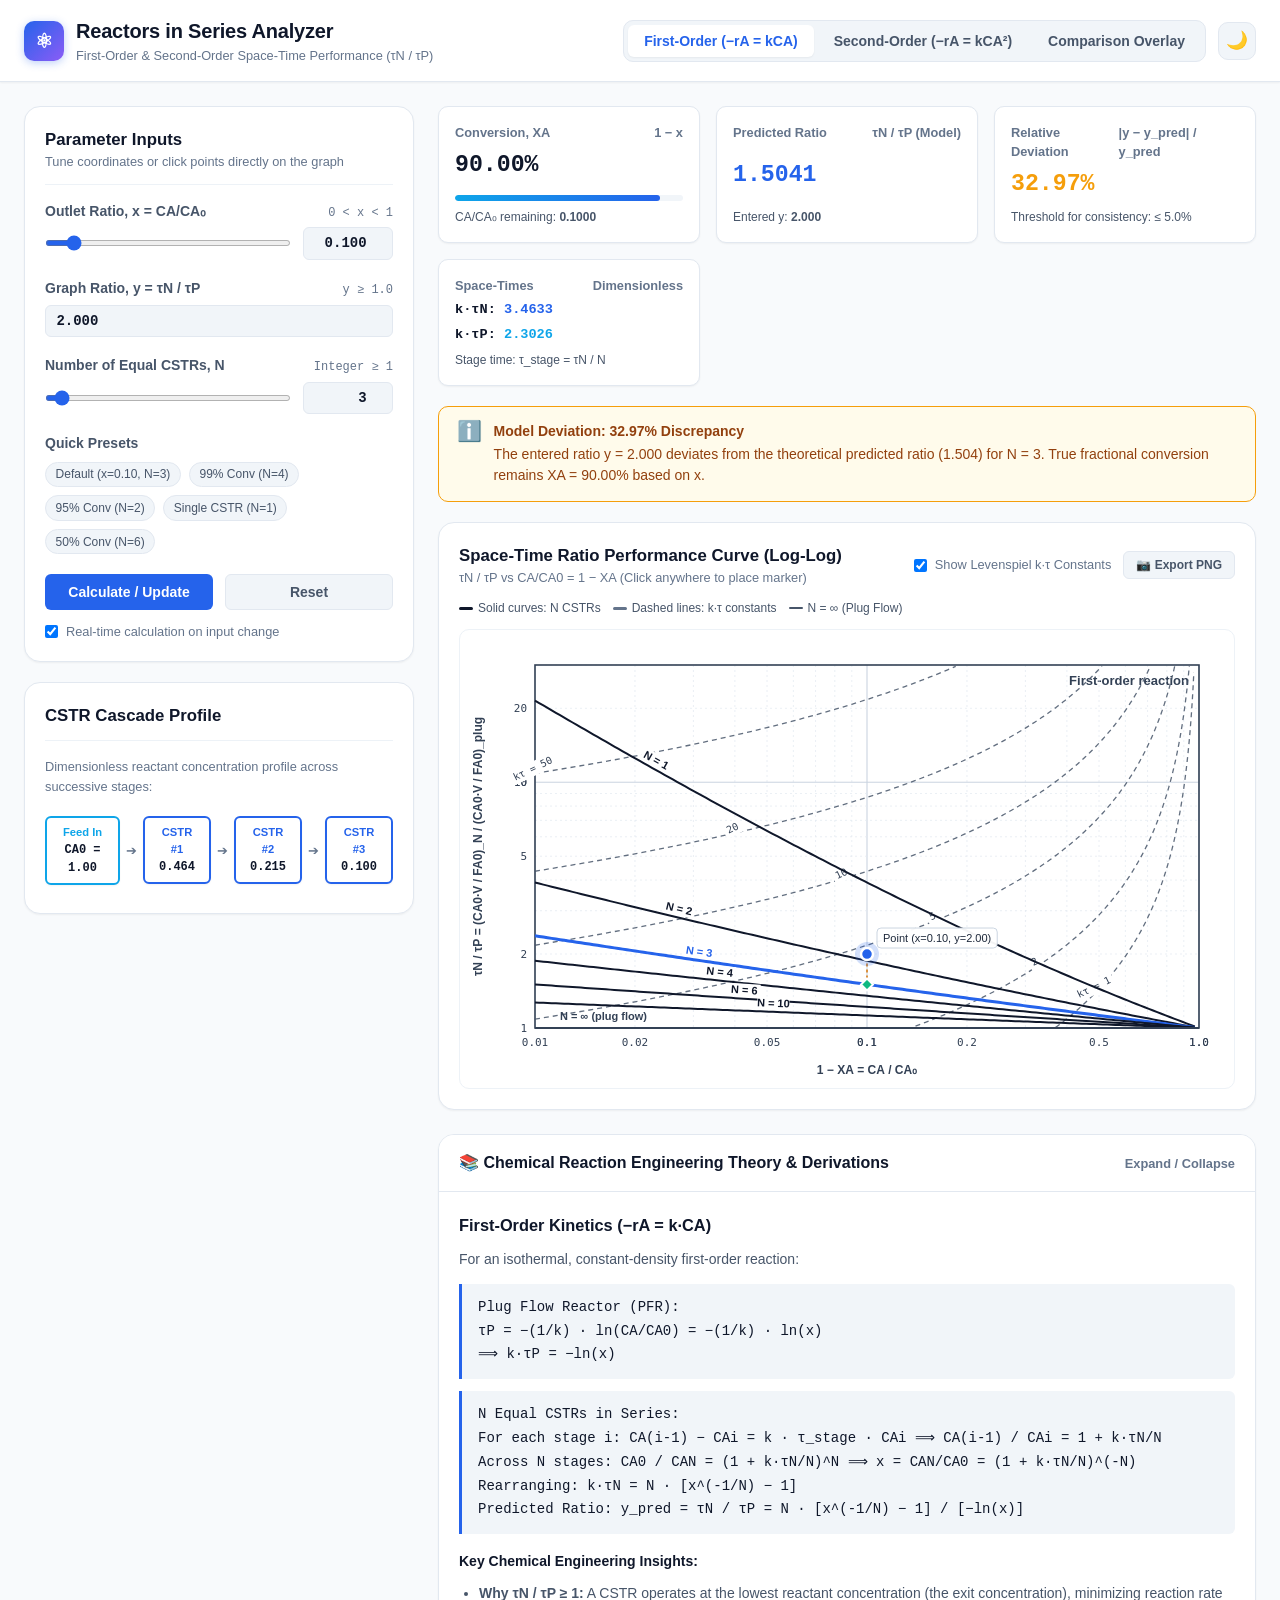
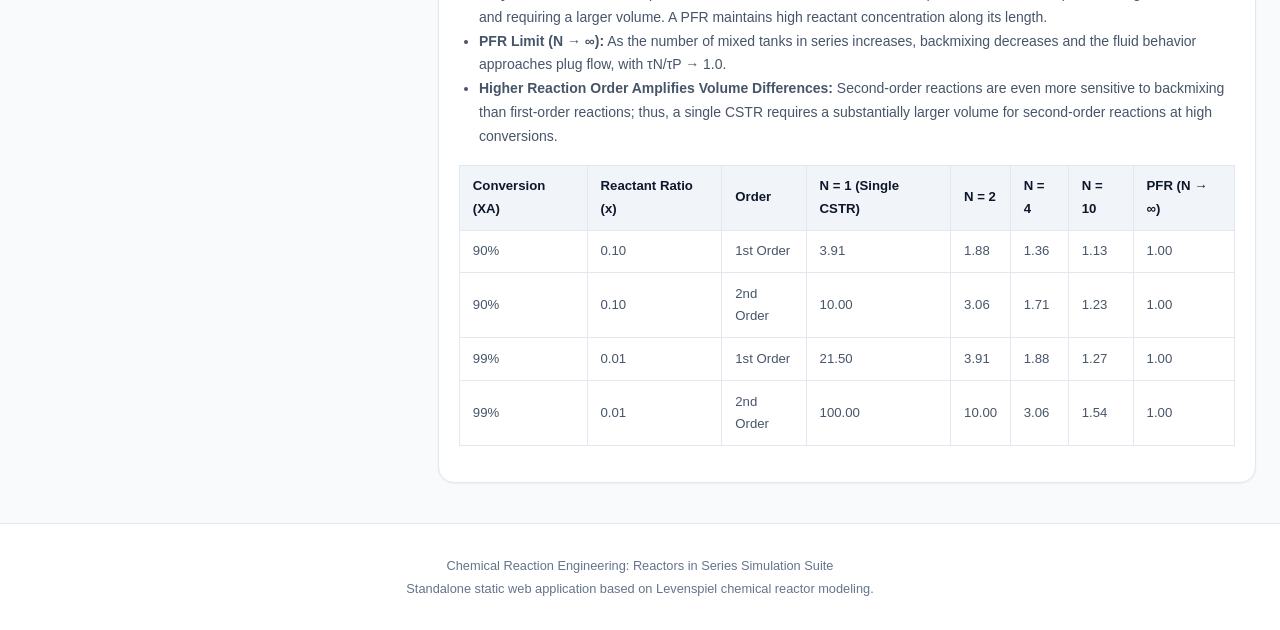
<file: index.html>
<!DOCTYPE html>
<html lang="en">
<head>
  <meta charset="UTF-8">
  <meta name="viewport" content="width=device-width, initial-scale=1.0">
  <title>Chemical Reaction Engineering: Reactors in Series Analyzer</title>
  <link rel="stylesheet" href="style.css">
</head>
<body>

  <!-- Top App Navigation & Header -->
  <header class="app-header">
    <div class="header-container">
      <div class="brand">
        <div class="brand-icon">⚛</div>
        <div>
          <h1 class="brand-title">Reactors in Series Analyzer</h1>
          <p class="brand-subtitle">First-Order & Second-Order Space-Time Performance (τN / τP)</p>
        </div>
      </div>

      <div class="header-actions">
        <!-- Kinetics Selector Tabs -->
        <div class="kinetics-tabs" role="tablist">
          <button id="tabFirst" class="tab-btn active" role="tab" aria-selected="true">
            First-Order (−rA = kCA)
          </button>
          <button id="tabSecond" class="tab-btn" role="tab" aria-selected="false">
            Second-Order (−rA = kCA²)
          </button>
          <button id="tabCompare" class="tab-btn" role="tab" aria-selected="false">
            Comparison Overlay
          </button>
        </div>

        <!-- Dark / Light Theme Toggle -->
        <button id="themeToggle" class="btn-icon" title="Toggle Dark/Light Mode" aria-label="Toggle theme">
          🌙
        </button>
      </div>
    </div>
  </header>

  <!-- Main Application Body -->
  <main class="main-layout">
    
    <!-- Left Column: Inputs & Controls -->
    <aside class="sidebar-controls">
      
      <!-- Input Controls Card -->
      <section class="card">
        <div class="card-header">
          <div>
            <h2 class="card-title">Parameter Inputs</h2>
            <p class="card-subtitle">Tune coordinates or click points directly on the graph</p>
          </div>
        </div>

        <!-- Input 1: x = CA / CA0 -->
        <div class="control-group">
          <div class="control-label-row">
            <label for="xNumber" class="control-label">Outlet Ratio, x = CA/CA₀</label>
            <span class="control-hint">0 &lt; x &lt; 1</span>
          </div>
          <div class="input-with-slider">
            <input type="range" id="xSlider" class="range-slider" min="0.01" max="0.99" step="0.005" value="0.10">
            <input type="number" id="xNumber" class="number-input" min="0.001" max="0.999" step="0.01" value="0.100">
          </div>
        </div>

        <!-- Input 2: y = tau_N / tau_P -->
        <div class="control-group">
          <div class="control-label-row">
            <label for="yNumber" class="control-label">Graph Ratio, y = τN / τP</label>
            <span class="control-hint">y ≥ 1.0</span>
          </div>
          <div class="input-with-slider">
            <input type="number" id="yNumber" class="number-input" style="width: 100%; text-align: left;" min="1.0" max="150" step="0.1" value="2.000">
          </div>
        </div>

        <!-- Input 3: N = Number of CSTRs -->
        <div class="control-group">
          <div class="control-label-row">
            <label for="nNumber" class="control-label">Number of Equal CSTRs, N</label>
            <span class="control-hint">Integer ≥ 1</span>
          </div>
          <div class="input-with-slider">
            <input type="range" id="nSlider" class="range-slider" min="1" max="50" step="1" value="3">
            <input type="number" id="nNumber" class="number-input" min="1" max="100" step="1" value="3">
          </div>
        </div>

        <!-- Quick Presets -->
        <div class="control-group">
          <div class="control-label-row">
            <span class="control-label">Quick Presets</span>
          </div>
          <div class="presets-container">
            <button type="button" class="preset-chip" data-x="0.10" data-y="2.0" data-n="3">Default (x=0.10, N=3)</button>
            <button type="button" class="preset-chip" data-x="0.01" data-y="5.0" data-n="4">99% Conv (N=4)</button>
            <button type="button" class="preset-chip" data-x="0.05" data-y="3.2" data-n="2">95% Conv (N=2)</button>
            <button type="button" class="preset-chip" data-x="0.10" data-y="3.9" data-n="1">Single CSTR (N=1)</button>
            <button type="button" class="preset-chip" data-x="0.50" data-y="1.2" data-n="6">50% Conv (N=6)</button>
          </div>
        </div>

        <!-- Action Buttons -->
        <div class="button-row">
          <button id="calcBtn" class="btn btn-primary">Calculate / Update</button>
          <button id="resetBtn" class="btn btn-secondary">Reset</button>
        </div>

        <label class="toggle-wrapper">
          <input type="checkbox" id="liveUpdateCheck" checked>
          <span>Real-time calculation on input change</span>
        </label>
      </section>

      <!-- Reactor Cascade Schematic Card -->
      <section class="card">
        <div class="card-header">
          <h2 class="card-title">CSTR Cascade Profile</h2>
        </div>
        <p class="card-subtitle" style="margin-bottom: 0.75rem;">
          Dimensionless reactant concentration profile across successive stages:
        </p>
        <div id="reactorChain" class="reactor-chain">
          <!-- Dynamically populated -->
        </div>
      </section>

    </aside>

    <!-- Right Column: Results & Interactive Plot -->
    <div class="content-display">
      
      <!-- Key Results Metrics Grid -->
      <div class="metrics-grid">
        
        <div class="metric-card">
          <div class="metric-title">
            <span>Conversion, XA</span>
            <span>1 − x</span>
          </div>
          <div id="metricConversion" class="metric-value">90.00%</div>
          <div class="progress-bar-bg">
            <div id="conversionBar" class="progress-bar-fill" style="width: 90%;"></div>
          </div>
          <div class="metric-sub" style="margin-top: 6px;">CA/CA₀ remaining: <strong id="metricReactant">0.100</strong></div>
        </div>

        <div class="metric-card">
          <div class="metric-title">
            <span>Predicted Ratio</span>
            <span>τN / τP (Model)</span>
          </div>
          <div id="metricPredictedY" class="metric-value" style="color: var(--primary);">1.504</div>
          <div class="metric-sub">Entered y: <strong id="metricEnteredY">2.000</strong></div>
        </div>

        <div class="metric-card">
          <div class="metric-title">
            <span>Relative Deviation</span>
            <span>|y − y_pred| / y_pred</span>
          </div>
          <div id="metricDeviation" class="metric-value" style="color: var(--warning);">32.97%</div>
          <div class="metric-sub">Threshold for consistency: ≤ 5.0%</div>
        </div>

        <div class="metric-card">
          <div class="metric-title">
            <span>Space-Times</span>
            <span>Dimensionless</span>
          </div>
          <div style="margin: 0.35rem 0;">
            <div style="font-size: 0.85rem; font-family: monospace; font-weight: 600;">
              <span id="labelTauN">k·τN</span>: <span id="metricTauN" style="color: var(--primary);">3.4633</span>
            </div>
            <div style="font-size: 0.85rem; font-family: monospace; font-weight: 600; margin-top: 4px;">
              <span id="labelTauP">k·τP</span>: <span id="metricTauP" style="color: var(--accent);">2.3026</span>
            </div>
          </div>
          <div class="metric-sub">Stage time: τ_stage = τN / N</div>
        </div>

      </div>

      <!-- Consistency Status Notification Banner -->
      <div id="statusCard" class="status-card discrepancy">
        <div class="status-icon">ℹ️</div>
        <div class="status-details">
          <div id="statusTitle" class="status-title">Model Discrepancy</div>
          <div id="statusDesc">The entered y value does not match the theoretical model. Conversion is determined directly by x.</div>
        </div>
      </div>

      <!-- Log-Log Graph Canvas Card -->
      <section class="graph-card">
        <div class="graph-toolbar">
          <div>
            <h2 class="card-title">Space-Time Ratio Performance Curve (Log-Log)</h2>
            <p class="card-subtitle">τN / τP vs CA/CA0 = 1 − XA (Click anywhere to place marker)</p>
          </div>
          <div style="display: flex; gap: 0.75rem; align-items: center; flex-wrap: wrap;">
            <label class="toggle-wrapper" style="margin-top: 0;">
              <input type="checkbox" id="contourToggleCheck" checked>
              <span>Show Levenspiel k·τ Constants</span>
            </label>
            <button id="exportPlotBtn" class="btn btn-secondary" style="padding: 0.35rem 0.75rem; font-size: 0.75rem;">
              📷 Export PNG
            </button>
          </div>
        </div>

        <!-- Legend -->
        <div id="legendList" class="graph-legend-inline" style="margin-bottom: 0.75rem;"></div>

        <!-- High-DPI Interactive Canvas -->
        <div class="canvas-wrapper">
          <canvas id="reactorCanvas"></canvas>
          <div id="graphTooltip" class="graph-tooltip"></div>
        </div>
      </section>

      <!-- Theory & Reference Section (Collapsible Accordion) -->
      <section class="theory-accordion">
        <details open>
          <summary class="accordion-header">
            <span>📚 Chemical Reaction Engineering Theory & Derivations</span>
            <span style="font-size: 0.8rem; color: var(--text-muted);">Expand / Collapse</span>
          </summary>
          <div class="accordion-body">
            
            <div id="theoryFirst">
              <h3 style="font-weight: 700; color: var(--text-primary); margin-bottom: 0.5rem;">
                First-Order Kinetics (−rA = k·CA)
              </h3>
              <p>For an isothermal, constant-density first-order reaction:</p>
              
              <div class="equation-box">
                Plug Flow Reactor (PFR):<br>
                τP = −(1/k) · ln(CA/CA0) = −(1/k) · ln(x)<br>
                ⟹ k·τP = −ln(x)
              </div>

              <div class="equation-box">
                N Equal CSTRs in Series:<br>
                For each stage i: CA(i-1) − CAi = k · τ_stage · CAi  ⟹  CA(i-1) / CAi = 1 + k·τN/N<br>
                Across N stages: CA0 / CAN = (1 + k·τN/N)^N  ⟹  x = CAN/CA0 = (1 + k·τN/N)^(-N)<br>
                Rearranging: k·τN = N · [x^(-1/N) − 1]<br>
                Predicted Ratio: y_pred = τN / τP = N · [x^(-1/N) − 1] / [−ln(x)]
              </div>
            </div>

            <div id="theorySecond" style="display: none; margin-top: 1rem;">
              <h3 style="font-weight: 700; color: var(--text-primary); margin-bottom: 0.5rem;">
                Second-Order Kinetics (−rA = k·CA²)
              </h3>
              <p>For an isothermal, constant-density second-order reaction:</p>
              
              <div class="equation-box">
                Plug Flow Reactor (PFR):<br>
                k·CA0·τP = (CA0 / CA) − 1 = (1/x) − 1
              </div>

              <div class="equation-box">
                N Equal CSTRs in Series:<br>
                Define β = k·CA0·τ_stage = k·CA0·τN / N.<br>
                Stage balance: c_(i-1) = c_i + β·(c_i)² ⟹ c_i = 2·c_(i-1) / [1 + √(1 + 4·β·c_(i-1))]<br>
                Given outlet ratio x = c_N, β is solved numerically by bisection.<br>
                Then k·CA0·τN = N · β.<br>
                Predicted Ratio: y_pred = τN / τP = (N · β) / [(1/x) − 1]
              </div>
            </div>

            <h4 style="font-weight: 700; color: var(--text-primary); margin-top: 1rem; margin-bottom: 0.5rem;">
              Key Chemical Engineering Insights:
            </h4>
            <ul style="padding-left: 1.25rem; margin-bottom: 1rem;">
              <li><strong>Why τN / τP ≥ 1:</strong> A CSTR operates at the lowest reactant concentration (the exit concentration), minimizing reaction rate and requiring a larger volume. A PFR maintains high reactant concentration along its length.</li>
              <li><strong>PFR Limit (N → ∞):</strong> As the number of mixed tanks in series increases, backmixing decreases and the fluid behavior approaches plug flow, with τN/τP → 1.0.</li>
              <li><strong>Higher Reaction Order Amplifies Volume Differences:</strong> Second-order reactions are even more sensitive to backmixing than first-order reactions; thus, a single CSTR requires a substantially larger volume for second-order reactions at high conversions.</li>
            </ul>

            <!-- Performance Reference Table -->
            <table class="reference-table">
              <thead>
                <tr>
                  <th>Conversion (XA)</th>
                  <th>Reactant Ratio (x)</th>
                  <th>Order</th>
                  <th>N = 1 (Single CSTR)</th>
                  <th>N = 2</th>
                  <th>N = 4</th>
                  <th>N = 10</th>
                  <th>PFR (N → ∞)</th>
                </tr>
              </thead>
              <tbody>
                <tr>
                  <td>90%</td>
                  <td>0.10</td>
                  <td>1st Order</td>
                  <td>3.91</td>
                  <td>1.88</td>
                  <td>1.36</td>
                  <td>1.13</td>
                  <td>1.00</td>
                </tr>
                <tr>
                  <td>90%</td>
                  <td>0.10</td>
                  <td>2nd Order</td>
                  <td>10.00</td>
                  <td>3.06</td>
                  <td>1.71</td>
                  <td>1.23</td>
                  <td>1.00</td>
                </tr>
                <tr>
                  <td>99%</td>
                  <td>0.01</td>
                  <td>1st Order</td>
                  <td>21.50</td>
                  <td>3.91</td>
                  <td>1.88</td>
                  <td>1.27</td>
                  <td>1.00</td>
                </tr>
                <tr>
                  <td>99%</td>
                  <td>0.01</td>
                  <td>2nd Order</td>
                  <td>100.00</td>
                  <td>10.00</td>
                  <td>3.06</td>
                  <td>1.54</td>
                  <td>1.00</td>
                </tr>
              </tbody>
            </table>

          </div>
        </details>
      </section>

    </div>
  </main>

  <!-- Footer -->
  <footer class="app-footer">
    <p>Chemical Reaction Engineering: Reactors in Series Simulation Suite</p>
    <p style="margin-top: 4px;">Standalone static web application based on Levenspiel chemical reactor modeling.</p>
  </footer>

  <script src="app.js"></script>
</body>
</html>
</file>
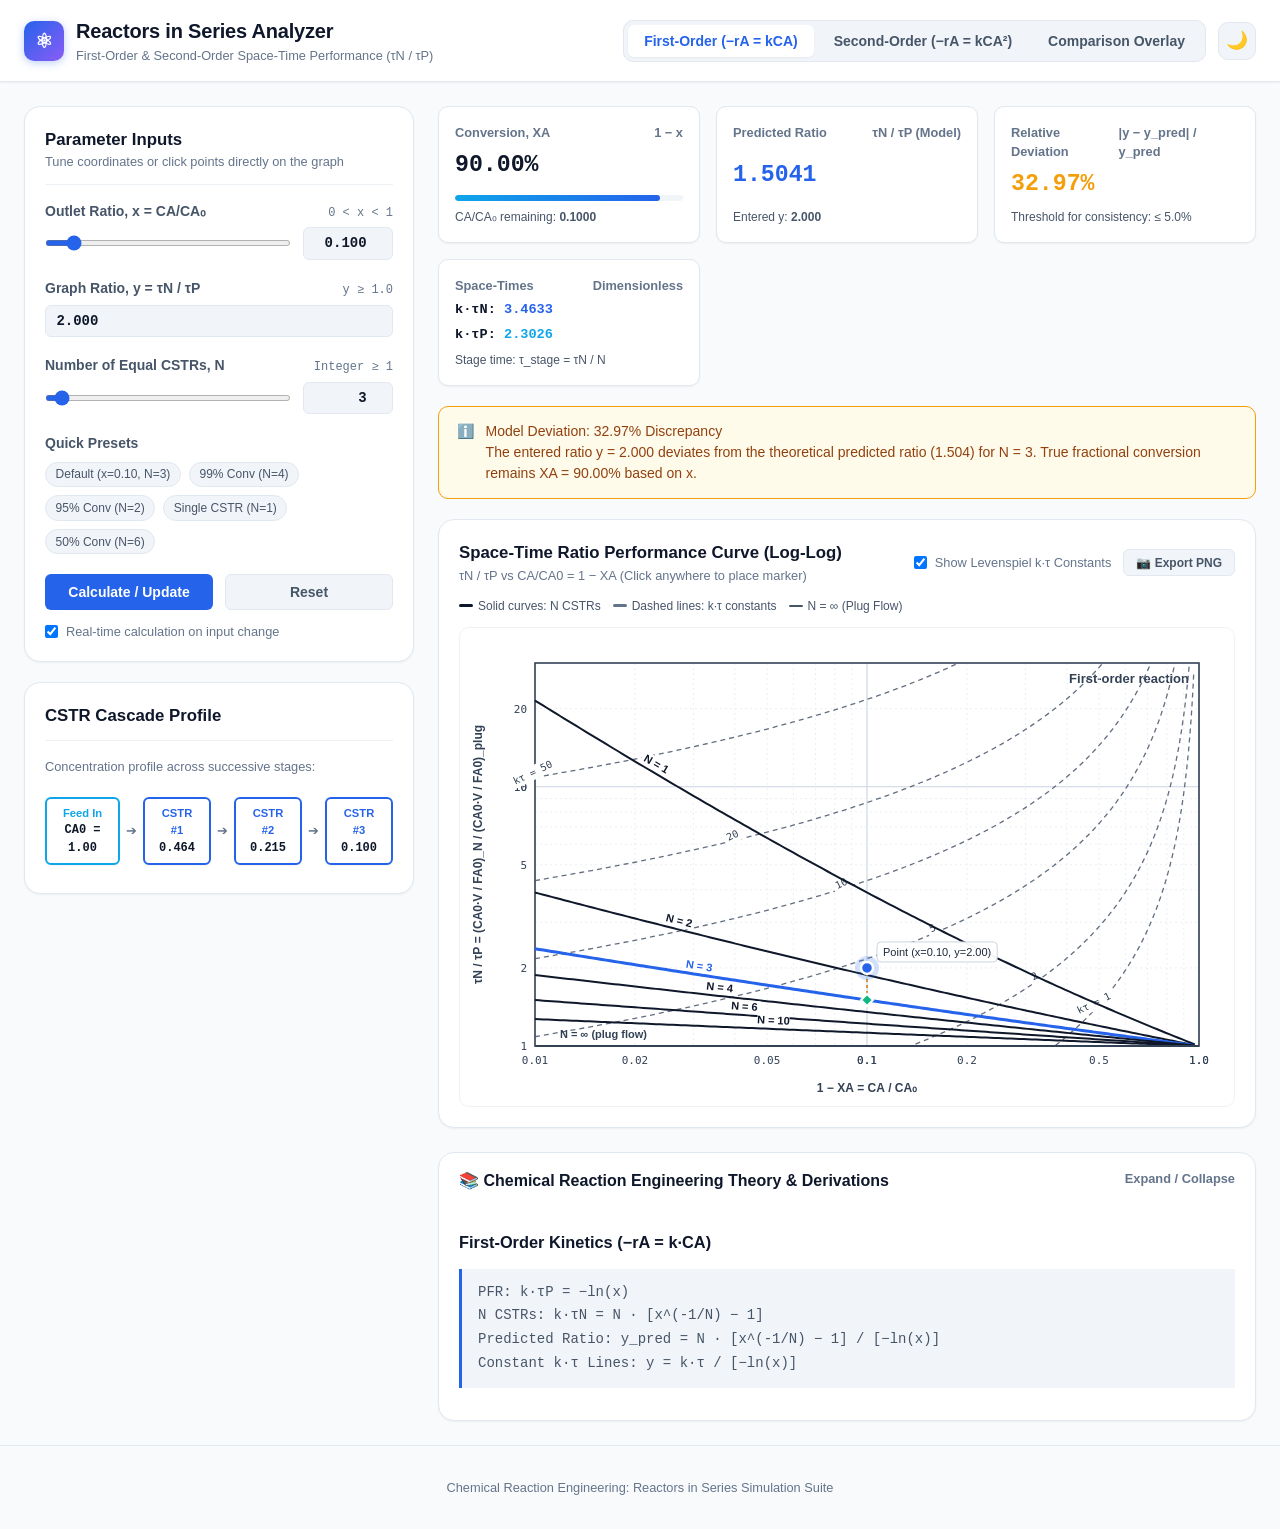
<file: reactors_in_series_single_file.html>
<!DOCTYPE html>
<html lang="en">
<head>
  <meta charset="UTF-8">
  <meta name="viewport" content="width=device-width, initial-scale=1.0">
  <title>Chemical Reaction Engineering: Reactors in Series Analyzer</title>
  <style>
:root {
  --bg-primary: #f8fafc;
  --bg-surface: #ffffff;
  --bg-surface-elevated: #f1f5f9;
  --border-color: #e2e8f0;
  --border-subtle: #edf2f7;
  --text-primary: #0f172a;
  --text-secondary: #475569;
  --text-muted: #64748b;
  --primary: #2563eb;
  --primary-hover: #1d4ed8;
  --primary-light: #eff6ff;
  --accent: #0ea5e9;
  --accent-purple: #8b5cf6;
  --success: #10b981;
  --success-bg: #ecfdf5;
  --warning: #f59e0b;
  --warning-bg: #fffbeb;
  --danger: #ef4444;
  --danger-bg: #fef2f2;
  --shadow-sm: 0 1px 2px 0 rgba(0, 0, 0, 0.05);
  --shadow-md: 0 4px 6px -1px rgba(0, 0, 0, 0.07), 0 2px 4px -2px rgba(0, 0, 0, 0.05);
  --shadow-lg: 0 10px 15px -3px rgba(0, 0, 0, 0.08), 0 4px 6px -4px rgba(0, 0, 0, 0.04);
  --radius-sm: 6px;
  --radius-md: 10px;
  --radius-lg: 16px;
}

[data-theme="dark"] {
  --bg-primary: #0b0f19;
  --bg-surface: #111827;
  --bg-surface-elevated: #1e293b;
  --border-color: #2d3748;
  --border-subtle: #1e293b;
  --text-primary: #f3f4f6;
  --text-secondary: #cbd5e1;
  --text-muted: #94a3b8;
  --primary: #3b82f6;
  --primary-hover: #60a5fa;
  --primary-light: #1e293b;
  --accent: #38bdf8;
  --accent-purple: #a78bfa;
  --success: #34d399;
  --success-bg: #064e3b;
  --warning: #fbbf24;
  --warning-bg: #78350f;
  --danger: #f87171;
  --danger-bg: #7f1d1d;
  --shadow-sm: 0 1px 2px 0 rgba(0, 0, 0, 0.3);
  --shadow-md: 0 4px 6px -1px rgba(0, 0, 0, 0.4), 0 2px 4px -2px rgba(0, 0, 0, 0.3);
  --shadow-lg: 0 10px 20px -3px rgba(0, 0, 0, 0.5);
}

* { box-sizing: border-box; margin: 0; padding: 0; }

body {
  font-family: -apple-system, BlinkMacSystemFont, "Segoe UI", Roboto, "Helvetica Neue", Arial, sans-serif;
  background-color: var(--bg-primary);
  color: var(--text-primary);
  line-height: 1.5;
  -webkit-font-smoothing: antialiased;
  min-height: 100vh;
}

.app-header {
  background-color: var(--bg-surface);
  border-bottom: 1px solid var(--border-color);
  padding: 1rem 1.5rem;
  position: sticky;
  top: 0;
  z-index: 40;
  box-shadow: var(--shadow-sm);
}

.header-container {
  max-width: 1440px;
  margin: 0 auto;
  display: flex;
  justify-content: space-between;
  align-items: center;
  flex-wrap: wrap;
  gap: 1rem;
}

.brand { display: flex; align-items: center; gap: 0.75rem; }

.brand-icon {
  width: 40px;
  height: 40px;
  background: linear-gradient(135deg, #2563eb, #8b5cf6);
  border-radius: var(--radius-md);
  display: flex;
  align-items: center;
  justify-content: center;
  color: white;
  font-weight: 700;
  font-size: 1.25rem;
  box-shadow: 0 2px 8px rgba(37, 99, 235, 0.3);
}

.brand-title {
  font-size: 1.25rem;
  font-weight: 700;
  color: var(--text-primary);
  letter-spacing: -0.01em;
}

.brand-subtitle { font-size: 0.8rem; color: var(--text-muted); }
.header-actions { display: flex; align-items: center; gap: 0.75rem; }

.kinetics-tabs {
  display: flex;
  background-color: var(--bg-surface-elevated);
  padding: 4px;
  border-radius: var(--radius-md);
  border: 1px solid var(--border-color);
  gap: 4px;
}

.tab-btn {
  padding: 0.5rem 1rem;
  font-size: 0.875rem;
  font-weight: 600;
  border: none;
  background: transparent;
  color: var(--text-secondary);
  border-radius: var(--radius-sm);
  cursor: pointer;
  transition: all 0.2s ease;
}

.tab-btn:hover { color: var(--text-primary); }
.tab-btn.active {
  background-color: var(--bg-surface);
  color: var(--primary);
  box-shadow: var(--shadow-sm);
}

.btn-icon {
  background: var(--bg-surface-elevated);
  border: 1px solid var(--border-color);
  color: var(--text-secondary);
  width: 38px;
  height: 38px;
  border-radius: var(--radius-md);
  display: flex;
  align-items: center;
  justify-content: center;
  cursor: pointer;
  font-size: 1.1rem;
}

.main-layout {
  max-width: 1440px;
  margin: 1.5rem auto;
  padding: 0 1.5rem;
  display: grid;
  grid-template-columns: 390px 1fr;
  gap: 1.5rem;
  align-items: start;
}

@media (max-width: 1080px) {
  .main-layout { grid-template-columns: 1fr; }
}

.card {
  background-color: var(--bg-surface);
  border: 1px solid var(--border-color);
  border-radius: var(--radius-lg);
  padding: 1.25rem;
  box-shadow: var(--shadow-sm);
  margin-bottom: 1.25rem;
}

.card-header {
  display: flex;
  justify-content: space-between;
  align-items: center;
  margin-bottom: 1rem;
  padding-bottom: 0.75rem;
  border-bottom: 1px solid var(--border-subtle);
}

.card-title {
  font-size: 1.05rem;
  font-weight: 700;
  color: var(--text-primary);
}

.card-subtitle { font-size: 0.8rem; color: var(--text-muted); }
.control-group { margin-bottom: 1.15rem; }

.control-label-row {
  display: flex;
  justify-content: space-between;
  align-items: baseline;
  margin-bottom: 0.35rem;
}

.control-label { font-size: 0.875rem; font-weight: 600; color: var(--text-secondary); }
.control-hint { font-size: 0.75rem; color: var(--text-muted); font-family: monospace; }
.input-with-slider { display: flex; align-items: center; gap: 0.75rem; }

.range-slider {
  flex: 1;
  height: 6px;
  border-radius: 3px;
  accent-color: var(--primary);
  cursor: pointer;
}

.number-input {
  width: 90px;
  padding: 0.45rem 0.65rem;
  border: 1px solid var(--border-color);
  background-color: var(--bg-surface-elevated);
  color: var(--text-primary);
  border-radius: var(--radius-sm);
  font-size: 0.875rem;
  font-family: monospace;
  font-weight: 600;
  text-align: right;
}

.presets-container { display: flex; flex-wrap: wrap; gap: 0.5rem; margin-top: 0.5rem; }

.preset-chip {
  font-size: 0.75rem;
  padding: 0.3rem 0.6rem;
  background-color: var(--bg-surface-elevated);
  border: 1px solid var(--border-color);
  border-radius: 20px;
  color: var(--text-secondary);
  cursor: pointer;
}

.preset-chip:hover {
  background-color: var(--primary-light);
  color: var(--primary);
  border-color: var(--primary);
}

.button-row { display: flex; gap: 0.75rem; margin-top: 1.25rem; }

.btn {
  display: inline-flex;
  align-items: center;
  justify-content: center;
  padding: 0.55rem 1.15rem;
  font-size: 0.875rem;
  font-weight: 600;
  border-radius: var(--radius-sm);
  border: 1px solid transparent;
  cursor: pointer;
  flex: 1;
}

.btn-primary { background-color: var(--primary); color: white; }
.btn-secondary { background-color: var(--bg-surface-elevated); border-color: var(--border-color); color: var(--text-secondary); }

.toggle-wrapper {
  display: flex;
  align-items: center;
  gap: 0.5rem;
  font-size: 0.8rem;
  color: var(--text-muted);
  cursor: pointer;
  user-select: none;
  margin-top: 0.75rem;
}

.reactor-chain { display: flex; align-items: center; overflow-x: auto; padding: 0.5rem 0; gap: 6px; }

.tank-box {
  background: var(--bg-surface);
  border: 2px solid var(--primary);
  border-radius: 6px;
  padding: 6px 10px;
  text-align: center;
  min-width: 68px;
  box-shadow: var(--shadow-sm);
}

.tank-label { font-size: 0.7rem; font-weight: 700; color: var(--primary); }
.tank-conc { font-size: 0.75rem; font-family: monospace; font-weight: 600; }
.tank-arrow { color: var(--text-muted); font-size: 0.8rem; }

.metrics-grid {
  display: grid;
  grid-template-columns: repeat(auto-fit, minmax(200px, 1fr));
  gap: 1rem;
  margin-bottom: 1.25rem;
}

.metric-card {
  background: var(--bg-surface);
  border: 1px solid var(--border-color);
  border-radius: var(--radius-md);
  padding: 1rem;
  box-shadow: var(--shadow-sm);
  display: flex;
  flex-direction: column;
  justify-content: space-between;
}

.metric-title { font-size: 0.8rem; font-weight: 600; color: var(--text-muted); display: flex; justify-content: space-between; }
.metric-value { font-size: 1.45rem; font-weight: 700; font-family: monospace; color: var(--text-primary); margin: 0.35rem 0; }
.metric-sub { font-size: 0.75rem; color: var(--text-secondary); }

.progress-bar-bg { width: 100%; height: 6px; background: var(--bg-surface-elevated); border-radius: 3px; overflow: hidden; margin-top: 6px; }
.progress-bar-fill { height: 100%; background: linear-gradient(90deg, var(--accent), var(--primary)); border-radius: 3px; }

.status-card {
  padding: 0.9rem 1.1rem;
  border-radius: var(--radius-md);
  margin-bottom: 1.25rem;
  display: flex;
  gap: 0.75rem;
  font-size: 0.875rem;
  border: 1px solid transparent;
}

.status-card.consistent { background-color: var(--success-bg); border-color: var(--success); color: #065f46; }
[data-theme="dark"] .status-card.consistent { color: #6ee7b7; }
.status-card.discrepancy { background-color: var(--warning-bg); border-color: var(--warning); color: #92400e; }
[data-theme="dark"] .status-card.discrepancy { color: #fde68a; }

.graph-card {
  position: relative;
  background: var(--bg-surface);
  border: 1px solid var(--border-color);
  border-radius: var(--radius-lg);
  padding: 1.25rem;
  box-shadow: var(--shadow-sm);
  margin-bottom: 1.5rem;
}

.graph-toolbar { display: flex; justify-content: space-between; align-items: center; flex-wrap: wrap; gap: 0.75rem; margin-bottom: 0.75rem; }
.graph-legend-inline { display: flex; flex-wrap: wrap; gap: 0.75rem; font-size: 0.75rem; margin-bottom: 0.75rem; }
.legend-chip { display: flex; align-items: center; gap: 5px; color: var(--text-secondary); }
.legend-dot { border-radius: 2px; }

.canvas-wrapper {
  position: relative;
  width: 100%;
  height: 480px;
  background: var(--bg-surface);
  border: 1px solid var(--border-subtle);
  border-radius: var(--radius-md);
  overflow: hidden;
  cursor: crosshair;
}

#reactorCanvas { width: 100%; height: 100%; display: block; }

.graph-tooltip {
  position: absolute;
  pointer-events: none;
  background: rgba(17, 24, 39, 0.9);
  color: #f9fafb;
  padding: 6px 10px;
  border-radius: 6px;
  font-size: 0.75rem;
  font-family: monospace;
  display: none;
  z-index: 10;
}

.theory-accordion {
  background: var(--bg-surface);
  border: 1px solid var(--border-color);
  border-radius: var(--radius-lg);
  overflow: hidden;
  box-shadow: var(--shadow-sm);
  margin-top: 1.5rem;
}

.accordion-header { padding: 1rem 1.25rem; font-weight: 700; cursor: pointer; display: flex; justify-content: space-between; }
.accordion-body { padding: 1.25rem; font-size: 0.875rem; color: var(--text-secondary); line-height: 1.7; }
.equation-box {
  background: var(--bg-surface-elevated);
  border-left: 3px solid var(--primary);
  padding: 0.75rem 1rem;
  margin: 0.75rem 0;
  font-family: monospace;
}

.reference-table { width: 100%; border-collapse: collapse; margin: 1rem 0; font-size: 0.825rem; }
.reference-table th, .reference-table td { padding: 0.6rem 0.8rem; border: 1px solid var(--border-color); }
.reference-table th { background: var(--bg-surface-elevated); }
.app-footer { text-align: center; padding: 2rem 1rem; font-size: 0.8rem; color: var(--text-muted); border-top: 1px solid var(--border-color); }
  </style>
</head>
<body>

  <header class="app-header">
    <div class="header-container">
      <div class="brand">
        <div class="brand-icon">⚛</div>
        <div>
          <h1 class="brand-title">Reactors in Series Analyzer</h1>
          <p class="brand-subtitle">First-Order & Second-Order Space-Time Performance (τN / τP)</p>
        </div>
      </div>

      <div class="header-actions">
        <div class="kinetics-tabs">
          <button id="tabFirst" class="tab-btn active">First-Order (−rA = kCA)</button>
          <button id="tabSecond" class="tab-btn">Second-Order (−rA = kCA²)</button>
          <button id="tabCompare" class="tab-btn">Comparison Overlay</button>
        </div>
        <button id="themeToggle" class="btn-icon" title="Toggle Dark/Light Mode">🌙</button>
      </div>
    </div>
  </header>

  <main class="main-layout">
    
    <aside class="sidebar-controls">
      <section class="card">
        <div class="card-header">
          <div>
            <h2 class="card-title">Parameter Inputs</h2>
            <p class="card-subtitle">Tune coordinates or click points directly on the graph</p>
          </div>
        </div>

        <div class="control-group">
          <div class="control-label-row">
            <label for="xNumber" class="control-label">Outlet Ratio, x = CA/CA₀</label>
            <span class="control-hint">0 &lt; x &lt; 1</span>
          </div>
          <div class="input-with-slider">
            <input type="range" id="xSlider" class="range-slider" min="0.01" max="0.99" step="0.005" value="0.10">
            <input type="number" id="xNumber" class="number-input" min="0.001" max="0.999" step="0.01" value="0.100">
          </div>
        </div>

        <div class="control-group">
          <div class="control-label-row">
            <label for="yNumber" class="control-label">Graph Ratio, y = τN / τP</label>
            <span class="control-hint">y ≥ 1.0</span>
          </div>
          <div class="input-with-slider">
            <input type="number" id="yNumber" class="number-input" style="width: 100%; text-align: left;" min="1.0" max="150" step="0.1" value="2.000">
          </div>
        </div>

        <div class="control-group">
          <div class="control-label-row">
            <label for="nNumber" class="control-label">Number of Equal CSTRs, N</label>
            <span class="control-hint">Integer ≥ 1</span>
          </div>
          <div class="input-with-slider">
            <input type="range" id="nSlider" class="range-slider" min="1" max="50" step="1" value="3">
            <input type="number" id="nNumber" class="number-input" min="1" max="100" step="1" value="3">
          </div>
        </div>

        <div class="control-group">
          <div class="control-label-row"><span class="control-label">Quick Presets</span></div>
          <div class="presets-container">
            <button type="button" class="preset-chip" data-x="0.10" data-y="2.0" data-n="3">Default (x=0.10, N=3)</button>
            <button type="button" class="preset-chip" data-x="0.01" data-y="5.0" data-n="4">99% Conv (N=4)</button>
            <button type="button" class="preset-chip" data-x="0.05" data-y="3.2" data-n="2">95% Conv (N=2)</button>
            <button type="button" class="preset-chip" data-x="0.10" data-y="3.9" data-n="1">Single CSTR (N=1)</button>
            <button type="button" class="preset-chip" data-x="0.50" data-y="1.2" data-n="6">50% Conv (N=6)</button>
          </div>
        </div>

        <div class="button-row">
          <button id="calcBtn" class="btn btn-primary">Calculate / Update</button>
          <button id="resetBtn" class="btn btn-secondary">Reset</button>
        </div>

        <label class="toggle-wrapper">
          <input type="checkbox" id="liveUpdateCheck" checked>
          <span>Real-time calculation on input change</span>
        </label>
      </section>

      <section class="card">
        <div class="card-header"><h2 class="card-title">CSTR Cascade Profile</h2></div>
        <p class="card-subtitle" style="margin-bottom: 0.75rem;">Concentration profile across successive stages:</p>
        <div id="reactorChain" class="reactor-chain"></div>
      </section>
    </aside>

    <div class="content-display">
      <div class="metrics-grid">
        <div class="metric-card">
          <div class="metric-title"><span>Conversion, XA</span><span>1 − x</span></div>
          <div id="metricConversion" class="metric-value">90.00%</div>
          <div class="progress-bar-bg"><div id="conversionBar" class="progress-bar-fill" style="width: 90%;"></div></div>
          <div class="metric-sub" style="margin-top: 6px;">CA/CA₀ remaining: <strong id="metricReactant">0.100</strong></div>
        </div>

        <div class="metric-card">
          <div class="metric-title"><span>Predicted Ratio</span><span>τN / τP (Model)</span></div>
          <div id="metricPredictedY" class="metric-value" style="color: var(--primary);">1.504</div>
          <div class="metric-sub">Entered y: <strong id="metricEnteredY">2.000</strong></div>
        </div>

        <div class="metric-card">
          <div class="metric-title"><span>Relative Deviation</span><span>|y − y_pred| / y_pred</span></div>
          <div id="metricDeviation" class="metric-value" style="color: var(--warning);">32.97%</div>
          <div class="metric-sub">Threshold for consistency: ≤ 5.0%</div>
        </div>

        <div class="metric-card">
          <div class="metric-title"><span>Space-Times</span><span>Dimensionless</span></div>
          <div style="margin: 0.35rem 0;">
            <div style="font-size: 0.85rem; font-family: monospace; font-weight: 600;"><span id="labelTauN">k·τN</span>: <span id="metricTauN" style="color: var(--primary);">3.4633</span></div>
            <div style="font-size: 0.85rem; font-family: monospace; font-weight: 600; margin-top: 4px;"><span id="labelTauP">k·τP</span>: <span id="metricTauP" style="color: var(--accent);">2.3026</span></div>
          </div>
          <div class="metric-sub">Stage time: τ_stage = τN / N</div>
        </div>
      </div>

      <div id="statusCard" class="status-card discrepancy">
        <div class="status-icon">ℹ️</div>
        <div class="status-details">
          <div id="statusTitle" class="status-title">Model Discrepancy</div>
          <div id="statusDesc">The entered y value does not match the theoretical model. Conversion is determined directly by x.</div>
        </div>
      </div>

      <section class="graph-card">
        <div class="graph-toolbar">
          <div>
            <h2 class="card-title">Space-Time Ratio Performance Curve (Log-Log)</h2>
            <p class="card-subtitle">τN / τP vs CA/CA0 = 1 − XA (Click anywhere to place marker)</p>
          </div>
          <div style="display: flex; gap: 0.75rem; align-items: center; flex-wrap: wrap;">
            <label class="toggle-wrapper" style="margin-top: 0;">
              <input type="checkbox" id="contourToggleCheck" checked>
              <span>Show Levenspiel k·τ Constants</span>
            </label>
            <button id="exportPlotBtn" class="btn btn-secondary" style="padding: 0.35rem 0.75rem; font-size: 0.75rem;">📷 Export PNG</button>
          </div>
        </div>

        <div id="legendList" class="graph-legend-inline"></div>

        <div class="canvas-wrapper">
          <canvas id="reactorCanvas"></canvas>
          <div id="graphTooltip" class="graph-tooltip"></div>
        </div>
      </section>

      <section class="theory-accordion">
        <details open>
          <summary class="accordion-header">
            <span>📚 Chemical Reaction Engineering Theory & Derivations</span>
            <span style="font-size: 0.8rem; color: var(--text-muted);">Expand / Collapse</span>
          </summary>
          <div class="accordion-body">
            <div id="theoryFirst">
              <h3 style="font-weight: 700; color: var(--text-primary); margin-bottom: 0.5rem;">First-Order Kinetics (−rA = k·CA)</h3>
              <div class="equation-box">PFR: k·τP = −ln(x)<br>N CSTRs: k·τN = N · [x^(-1/N) − 1]<br>Predicted Ratio: y_pred = N · [x^(-1/N) − 1] / [−ln(x)]<br>Constant k·τ Lines: y = k·τ / [−ln(x)]</div>
            </div>
            <div id="theorySecond" style="display: none; margin-top: 1rem;">
              <h3 style="font-weight: 700; color: var(--text-primary); margin-bottom: 0.5rem;">Second-Order Kinetics (−rA = k·CA²)</h3>
              <div class="equation-box">PFR: k·CA0·τP = (1/x) − 1<br>N CSTRs: c_i = 2·c_(i-1) / [1 + √(1 + 4·β·c_(i-1))], k·CA0·τN = N · β<br>Predicted Ratio: y_pred = (N · β) / [(1/x) − 1]<br>Constant k·CA0·τ Lines: y = (k·CA0·τ · x) / (1 − x)</div>
            </div>
          </div>
        </details>
      </section>
    </div>
  </main>

  <footer class="app-footer">
    <p>Chemical Reaction Engineering: Reactors in Series Simulation Suite</p>
  </footer>

  <script src="app.js"></script>
</body>
</html>
</file>
<file: style.css>
:root {
  --bg-primary: #f8fafc;
  --bg-surface: #ffffff;
  --bg-surface-elevated: #f1f5f9;
  --border-color: #e2e8f0;
  --border-subtle: #edf2f7;
  --text-primary: #0f172a;
  --text-secondary: #475569;
  --text-muted: #64748b;
  --primary: #2563eb;
  --primary-hover: #1d4ed8;
  --primary-light: #eff6ff;
  --accent: #0ea5e9;
  --accent-purple: #8b5cf6;
  --success: #10b981;
  --success-bg: #ecfdf5;
  --warning: #f59e0b;
  --warning-bg: #fffbeb;
  --danger: #ef4444;
  --danger-bg: #fef2f2;
  --shadow-sm: 0 1px 2px 0 rgba(0, 0, 0, 0.05);
  --shadow-md: 0 4px 6px -1px rgba(0, 0, 0, 0.07), 0 2px 4px -2px rgba(0, 0, 0, 0.05);
  --shadow-lg: 0 10px 15px -3px rgba(0, 0, 0, 0.08), 0 4px 6px -4px rgba(0, 0, 0, 0.04);
  --radius-sm: 6px;
  --radius-md: 10px;
  --radius-lg: 16px;
  --chart-grid: rgba(148, 163, 184, 0.25);
  --chart-axis: #64748b;
  --chart-text: #475569;
}

[data-theme="dark"] {
  --bg-primary: #0b0f19;
  --bg-surface: #111827;
  --bg-surface-elevated: #1e293b;
  --border-color: #2d3748;
  --border-subtle: #1e293b;
  --text-primary: #f3f4f6;
  --text-secondary: #cbd5e1;
  --text-muted: #94a3b8;
  --primary: #3b82f6;
  --primary-hover: #60a5fa;
  --primary-light: #1e293b;
  --accent: #38bdf8;
  --accent-purple: #a78bfa;
  --success: #34d399;
  --success-bg: #064e3b;
  --warning: #fbbf24;
  --warning-bg: #78350f;
  --danger: #f87171;
  --danger-bg: #7f1d1d;
  --shadow-sm: 0 1px 2px 0 rgba(0, 0, 0, 0.3);
  --shadow-md: 0 4px 6px -1px rgba(0, 0, 0, 0.4), 0 2px 4px -2px rgba(0, 0, 0, 0.3);
  --shadow-lg: 0 10px 20px -3px rgba(0, 0, 0, 0.5);
  --chart-grid: rgba(71, 85, 105, 0.35);
  --chart-axis: #94a3b8;
  --chart-text: #cbd5e1;
}

* {
  box-sizing: border-box;
  margin: 0;
  padding: 0;
}

body {
  font-family: -apple-system, BlinkMacSystemFont, "Segoe UI", Roboto, "Helvetica Neue", Arial, sans-serif;
  background-color: var(--bg-primary);
  color: var(--text-primary);
  line-height: 1.5;
  -webkit-font-smoothing: antialiased;
  min-height: 100vh;
}

/* Header */
.app-header {
  background-color: var(--bg-surface);
  border-bottom: 1px solid var(--border-color);
  padding: 1rem 1.5rem;
  position: sticky;
  top: 0;
  z-index: 40;
  box-shadow: var(--shadow-sm);
}

.header-container {
  max-width: 1440px;
  margin: 0 auto;
  display: flex;
  justify-content: space-between;
  align-items: center;
  flex-wrap: wrap;
  gap: 1rem;
}

.brand {
  display: flex;
  align-items: center;
  gap: 0.75rem;
}

.brand-icon {
  width: 40px;
  height: 40px;
  background: linear-gradient(135deg, #2563eb, #8b5cf6);
  border-radius: var(--radius-md);
  display: flex;
  align-items: center;
  justify-content: center;
  color: white;
  font-weight: 700;
  font-size: 1.25rem;
  box-shadow: 0 2px 8px rgba(37, 99, 235, 0.3);
}

.brand-title {
  font-size: 1.25rem;
  font-weight: 700;
  color: var(--text-primary);
  letter-spacing: -0.01em;
}

.brand-subtitle {
  font-size: 0.8rem;
  color: var(--text-muted);
}

.header-actions {
  display: flex;
  align-items: center;
  gap: 0.75rem;
}

/* Mode Switcher Tabs */
.kinetics-tabs {
  display: flex;
  background-color: var(--bg-surface-elevated);
  padding: 4px;
  border-radius: var(--radius-md);
  border: 1px solid var(--border-color);
  gap: 4px;
}

.tab-btn {
  padding: 0.5rem 1rem;
  font-size: 0.875rem;
  font-weight: 600;
  border: none;
  background: transparent;
  color: var(--text-secondary);
  border-radius: var(--radius-sm);
  cursor: pointer;
  transition: all 0.2s ease;
  display: flex;
  align-items: center;
  gap: 0.5rem;
}

.tab-btn:hover {
  color: var(--text-primary);
}

.tab-btn.active {
  background-color: var(--bg-surface);
  color: var(--primary);
  box-shadow: var(--shadow-sm);
}

/* Theme Toggle Button */
.btn-icon {
  background: var(--bg-surface-elevated);
  border: 1px solid var(--border-color);
  color: var(--text-secondary);
  width: 38px;
  height: 38px;
  border-radius: var(--radius-md);
  display: flex;
  align-items: center;
  justify-content: center;
  cursor: pointer;
  transition: all 0.2s;
  font-size: 1.1rem;
}

.btn-icon:hover {
  background: var(--border-color);
  color: var(--text-primary);
}

/* Main Container */
.main-layout {
  max-width: 1440px;
  margin: 1.5rem auto;
  padding: 0 1.5rem;
  display: grid;
  grid-template-columns: 390px 1fr;
  gap: 1.5rem;
  align-items: start;
}

@media (max-width: 1080px) {
  .main-layout {
    grid-template-columns: 1fr;
  }
}

/* Cards */
.card {
  background-color: var(--bg-surface);
  border: 1px solid var(--border-color);
  border-radius: var(--radius-lg);
  padding: 1.25rem;
  box-shadow: var(--shadow-sm);
  margin-bottom: 1.25rem;
}

.card:last-child {
  margin-bottom: 0;
}

.card-header {
  display: flex;
  justify-content: space-between;
  align-items: center;
  margin-bottom: 1rem;
  padding-bottom: 0.75rem;
  border-bottom: 1px solid var(--border-subtle);
}

.card-title {
  font-size: 1.05rem;
  font-weight: 700;
  color: var(--text-primary);
  display: flex;
  align-items: center;
  gap: 0.5rem;
}

.card-subtitle {
  font-size: 0.8rem;
  color: var(--text-muted);
}

/* Form Controls */
.control-group {
  margin-bottom: 1.15rem;
}

.control-label-row {
  display: flex;
  justify-content: space-between;
  align-items: baseline;
  margin-bottom: 0.35rem;
}

.control-label {
  font-size: 0.875rem;
  font-weight: 600;
  color: var(--text-secondary);
}

.control-hint {
  font-size: 0.75rem;
  color: var(--text-muted);
  font-family: monospace;
}

.input-with-slider {
  display: flex;
  align-items: center;
  gap: 0.75rem;
}

.range-slider {
  flex: 1;
  height: 6px;
  border-radius: 3px;
  accent-color: var(--primary);
  cursor: pointer;
}

.number-input {
  width: 90px;
  padding: 0.45rem 0.65rem;
  border: 1px solid var(--border-color);
  background-color: var(--bg-surface-elevated);
  color: var(--text-primary);
  border-radius: var(--radius-sm);
  font-size: 0.875rem;
  font-family: monospace;
  font-weight: 600;
  text-align: right;
  transition: border-color 0.2s, box-shadow 0.2s;
}

.number-input:focus {
  outline: none;
  border-color: var(--primary);
  box-shadow: 0 0 0 2px rgba(37, 99, 235, 0.2);
}

.presets-container {
  display: flex;
  flex-wrap: wrap;
  gap: 0.5rem;
  margin-top: 0.5rem;
}

.preset-chip {
  font-size: 0.75rem;
  padding: 0.3rem 0.6rem;
  background-color: var(--bg-surface-elevated);
  border: 1px solid var(--border-color);
  border-radius: 20px;
  color: var(--text-secondary);
  cursor: pointer;
  transition: all 0.15s;
}

.preset-chip:hover {
  background-color: var(--primary-light);
  color: var(--primary);
  border-color: var(--primary);
}

/* Action Buttons */
.button-row {
  display: flex;
  gap: 0.75rem;
  margin-top: 1.25rem;
}

.btn {
  display: inline-flex;
  align-items: center;
  justify-content: center;
  gap: 0.5rem;
  padding: 0.55rem 1.15rem;
  font-size: 0.875rem;
  font-weight: 600;
  border-radius: var(--radius-sm);
  border: 1px solid transparent;
  cursor: pointer;
  transition: all 0.2s;
  flex: 1;
}

.btn-primary {
  background-color: var(--primary);
  color: white;
}

.btn-primary:hover {
  background-color: var(--primary-hover);
}

.btn-secondary {
  background-color: var(--bg-surface-elevated);
  border-color: var(--border-color);
  color: var(--text-secondary);
}

.btn-secondary:hover {
  background-color: var(--border-color);
  color: var(--text-primary);
}

/* Live Toggle Checkbox */
.toggle-wrapper {
  display: flex;
  align-items: center;
  gap: 0.5rem;
  font-size: 0.8rem;
  color: var(--text-muted);
  cursor: pointer;
  user-select: none;
  margin-top: 0.75rem;
}

/* Reactor Schematic Visualization */
.reactor-schematic-card {
  padding: 1rem;
  background: var(--bg-surface-elevated);
  border-radius: var(--radius-md);
  border: 1px solid var(--border-color);
  margin-top: 1rem;
}

.schematic-title {
  font-size: 0.8rem;
  font-weight: 700;
  text-transform: uppercase;
  letter-spacing: 0.05em;
  color: var(--text-muted);
  margin-bottom: 0.5rem;
  display: flex;
  justify-content: space-between;
}

.reactor-chain {
  display: flex;
  align-items: center;
  overflow-x: auto;
  padding: 0.5rem 0;
  gap: 6px;
}

.tank-box {
  background: var(--bg-surface);
  border: 2px solid var(--primary);
  border-radius: 6px;
  padding: 6px 10px;
  text-align: center;
  min-width: 68px;
  box-shadow: var(--shadow-sm);
  position: relative;
}

.tank-label {
  font-size: 0.7rem;
  font-weight: 700;
  color: var(--primary);
}

.tank-conc {
  font-size: 0.75rem;
  font-family: monospace;
  font-weight: 600;
  color: var(--text-primary);
}

.tank-arrow {
  color: var(--text-muted);
  font-size: 0.8rem;
}

/* Metric Cards Grid */
.metrics-grid {
  display: grid;
  grid-template-columns: repeat(auto-fit, minmax(200px, 1fr));
  gap: 1rem;
  margin-bottom: 1.25rem;
}

.metric-card {
  background: var(--bg-surface);
  border: 1px solid var(--border-color);
  border-radius: var(--radius-md);
  padding: 1rem;
  box-shadow: var(--shadow-sm);
  display: flex;
  flex-direction: column;
  justify-content: space-between;
}

.metric-title {
  font-size: 0.8rem;
  font-weight: 600;
  color: var(--text-muted);
  display: flex;
  align-items: center;
  justify-content: space-between;
}

.metric-value {
  font-size: 1.45rem;
  font-weight: 700;
  font-family: monospace;
  color: var(--text-primary);
  margin: 0.35rem 0;
}

.metric-sub {
  font-size: 0.75rem;
  color: var(--text-secondary);
}

.progress-bar-bg {
  width: 100%;
  height: 6px;
  background: var(--bg-surface-elevated);
  border-radius: 3px;
  overflow: hidden;
  margin-top: 6px;
}

.progress-bar-fill {
  height: 100%;
  background: linear-gradient(90deg, var(--accent), var(--primary));
  border-radius: 3px;
  transition: width 0.3s ease;
}

/* Status Banner / Card */
.status-card {
  padding: 0.9rem 1.1rem;
  border-radius: var(--radius-md);
  margin-bottom: 1.25rem;
  display: flex;
  align-items: flex-start;
  gap: 0.75rem;
  font-size: 0.875rem;
  border: 1px solid transparent;
}

.status-card.consistent {
  background-color: var(--success-bg);
  border-color: var(--success);
  color: #065f46;
}

[data-theme="dark"] .status-card.consistent {
  color: #6ee7b7;
}

.status-card.discrepancy {
  background-color: var(--warning-bg);
  border-color: var(--warning);
  color: #92400e;
}

[data-theme="dark"] .status-card.discrepancy {
  color: #fde68a;
}

.status-icon {
  font-size: 1.25rem;
  line-height: 1;
}

.status-details {
  flex: 1;
}

.status-title {
  font-weight: 700;
  margin-bottom: 0.15rem;
}

/* Graph Container */
.graph-card {
  position: relative;
  background: var(--bg-surface);
  border: 1px solid var(--border-color);
  border-radius: var(--radius-lg);
  padding: 1.25rem;
  box-shadow: var(--shadow-sm);
  margin-bottom: 1.5rem;
}

.graph-toolbar {
  display: flex;
  justify-content: space-between;
  align-items: center;
  flex-wrap: wrap;
  gap: 0.75rem;
  margin-bottom: 0.75rem;
}

.graph-legend-inline {
  display: flex;
  flex-wrap: wrap;
  gap: 0.75rem;
  font-size: 0.75rem;
}

.legend-chip {
  display: flex;
  align-items: center;
  gap: 5px;
  color: var(--text-secondary);
}

.legend-dot {
  width: 12px;
  height: 4px;
  border-radius: 2px;
}

.canvas-wrapper {
  position: relative;
  width: 100%;
  height: 460px;
  background: var(--bg-surface);
  border: 1px solid var(--border-subtle);
  border-radius: var(--radius-md);
  overflow: hidden;
  cursor: crosshair;
}

#reactorCanvas {
  width: 100%;
  height: 100%;
  display: block;
}

.graph-tooltip {
  position: absolute;
  pointer-events: none;
  background: rgba(17, 24, 39, 0.9);
  color: #f9fafb;
  padding: 6px 10px;
  border-radius: 6px;
  font-size: 0.75rem;
  font-family: monospace;
  box-shadow: 0 4px 6px -1px rgba(0, 0, 0, 0.2);
  display: none;
  z-index: 10;
  white-space: nowrap;
}

/* Theory and Reference Section */
.theory-accordion {
  background: var(--bg-surface);
  border: 1px solid var(--border-color);
  border-radius: var(--radius-lg);
  overflow: hidden;
  box-shadow: var(--shadow-sm);
  margin-top: 1.5rem;
}

.accordion-header {
  padding: 1rem 1.25rem;
  background: var(--bg-surface);
  border-bottom: 1px solid var(--border-color);
  font-weight: 700;
  cursor: pointer;
  display: flex;
  justify-content: space-between;
  align-items: center;
  user-select: none;
}

.accordion-body {
  padding: 1.25rem;
  font-size: 0.875rem;
  color: var(--text-secondary);
  line-height: 1.7;
}

.equation-box {
  background: var(--bg-surface-elevated);
  border-left: 3px solid var(--primary);
  padding: 0.75rem 1rem;
  margin: 0.75rem 0;
  border-radius: 0 var(--radius-sm) var(--radius-sm) 0;
  font-family: "Courier New", Courier, monospace;
  color: var(--text-primary);
  overflow-x: auto;
}

.reference-table {
  width: 100%;
  border-collapse: collapse;
  margin: 1rem 0;
  font-size: 0.825rem;
}

.reference-table th,
.reference-table td {
  padding: 0.6rem 0.8rem;
  border: 1px solid var(--border-color);
  text-align: left;
}

.reference-table th {
  background: var(--bg-surface-elevated);
  color: var(--text-primary);
  font-weight: 600;
}

/* Footer */
.app-footer {
  text-align: center;
  padding: 2rem 1rem;
  font-size: 0.8rem;
  color: var(--text-muted);
  border-top: 1px solid var(--border-color);
  margin-top: 2.5rem;
  background: var(--bg-surface);
}

.app-footer a {
  color: var(--primary);
  text-decoration: none;
}
</file>
